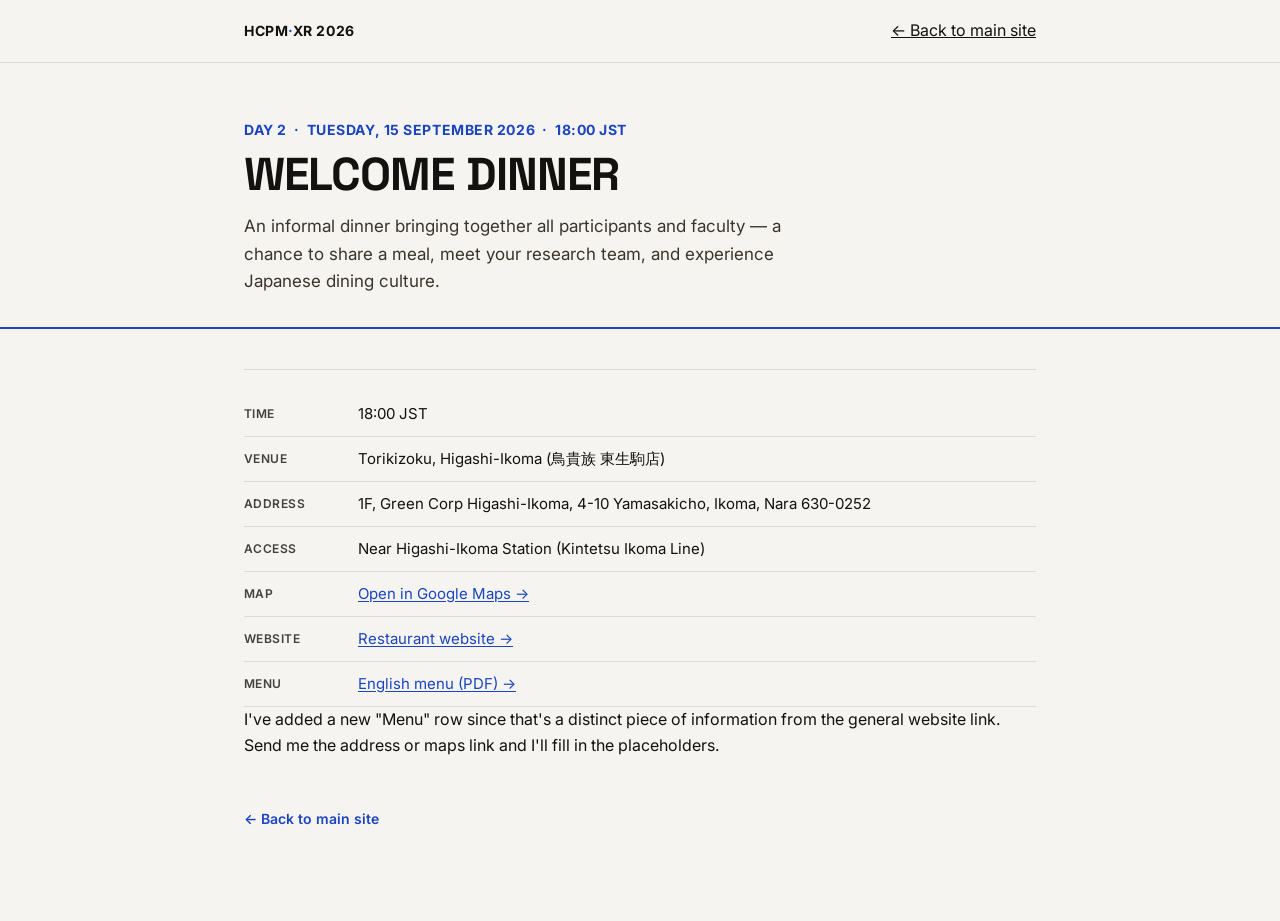
<file: dinner.html>
<!DOCTYPE html>
<html lang="en">
<head>
<meta charset="UTF-8" />
<meta name="viewport" content="width=device-width, initial-scale=1.0" />
<title>Welcome Dinner — HCPM Summer School 2026</title>
<meta name="description" content="Details for the HCPM Summer School Welcome Dinner — Tuesday, 15 September 2026, 18:00 JST, Ikoma, Japan." />
<link rel="preconnect" href="https://fonts.googleapis.com" />
<link rel="preconnect" href="https://fonts.gstatic.com" crossorigin />
<link href="https://fonts.googleapis.com/css2?family=Space+Grotesk:wght@700&family=Inter:wght@400;500;600;700&display=swap" rel="stylesheet" />
<style>
  :root {
    --paper:   #F5F4F0;
    --ink:     #141210;
    --blue:    #1A44C0;
    --hair:    #DDDAD3;
    --muted:   #44423E;
    --max:     840px;
    --display: "Space Grotesk", system-ui, sans-serif;
    --body:    "Inter", system-ui, sans-serif;
  }
  *, *::before, *::after { box-sizing: border-box; margin: 0; padding: 0; }
  html { scroll-behavior: smooth; }
  body {
    background: var(--paper); color: var(--ink);
    font-family: var(--body); line-height: 1.6;
    -webkit-font-smoothing: antialiased;
  }
  .wrap { max-width: var(--max); margin: 0 auto; padding: 0 24px; }
  a { color: inherit; }
  .tag { font-family: var(--body); font-size: 14px; font-weight: 500; letter-spacing: .02em; color: var(--muted); }
  /* ---- MINIMAL NAV ---- */
  nav { border-bottom: 1px solid var(--hair); }
  .nav-in { display: flex; align-items: center; justify-content: space-between; height: 62px; }
  .brand { font-family: var(--body); font-weight: 700; letter-spacing: .04em; font-size: 14px; text-decoration: none; }
  .brand .dot { color: var(--blue); }
  .back-link { text-decoration: none; transition: color .2s; }
  .back-link:hover { color: var(--ink); }
  /* ---- PAGE HEADER ---- */
  .page-head { padding: 56px 0 32px; border-bottom: 2px solid var(--blue); }
  .page-head .sc-tag { font-family: var(--body); font-size: 14px; color: var(--blue); font-weight: 700; letter-spacing: .04em; text-transform: uppercase; margin-bottom: 10px; }
  .page-head h1 {
    font-family: var(--display); font-weight: 700; text-transform: uppercase;
    font-size: clamp(30px, 5vw, 46px); letter-spacing: -.02em; line-height: 1;
  }
  .page-head p { max-width: 560px; margin-top: 16px; font-size: 17px; color: #3A342C; }
  /* ---- DETAILS ---- */
  .details-section { padding: 40px 0 80px; }
  .venue-info { border-top: 1px solid var(--hair); padding-top: 22px; }
  .venue-info div { display: flex; gap: 14px; font-size: 15px; padding: 10px 0; border-bottom: 1px solid var(--hair); }
  .venue-info div:last-child { border-bottom: none; }
  .venue-info .k { font-weight: 600; color: var(--muted); min-width: 100px; flex-shrink: 0; text-transform: uppercase; font-size: 12px; letter-spacing: .04em; padding-top: 2px; }
  .venue-info a { color: var(--blue); text-decoration: underline; text-underline-offset: 2px; }
  .venue-info em { color: var(--muted); font-style: italic; }
  .back-bottom { margin-top: 40px; }
  .back-bottom a { font-family: var(--body); font-size: 14px; font-weight: 600; color: var(--blue); text-decoration: none; }
  .back-bottom a:hover { text-decoration: underline; }
</style>
</head>
<body>
<!-- ── MINIMAL NAV ──────────────────────────────────────────────────────── -->
<nav>
  <div class="wrap nav-in">
    <a class="brand" href="index.html" aria-label="Home">HCPM<span class="dot">·</span>XR 2026</a>
    <a href="index.html#schedule" onclick="window.close();">← Back to main site</a>
  </div>
</nav>
<!-- ── PAGE HEADER ──────────────────────────────────────────────────────── -->
<header class="page-head">
  <div class="wrap">
    <div class="sc-tag">Day 2 &nbsp;·&nbsp; Tuesday, 15 September 2026 &nbsp;·&nbsp; 18:00 JST</div>
    <h1>Welcome Dinner</h1>
    <p>An informal dinner bringing together all participants and faculty — a chance to share a meal, meet your research team, and experience Japanese dining culture.</p>
  </div>
</header>
<!-- ── DETAILS ──────────────────────────────────────────────────────────── -->
<section class="details-section">
  <div class="wrap">
    <div class="venue-info">
      <div><span class="k">Time</span><span>18:00 JST</span></div>
<div><span class="k">Venue</span><span>Torikizoku, Higashi-Ikoma (鳥貴族 東生駒店)</span></div>
<div><span class="k">Address</span><span>1F, Green Corp Higashi-Ikoma, 4-10 Yamasakicho, Ikoma, Nara 630-0252</span></div>
<div><span class="k">Access</span><span>Near Higashi-Ikoma Station (Kintetsu Ikoma Line)</span></div>
<div><span class="k">Map</span><a href="https://maps.app.goo.gl/CRTCxZcKpj3hUS8G7" target="_blank" rel="noopener">Open in Google Maps →</a></div>
<div><span class="k">Website</span><a href="https://torikizoku.co.jp" target="_blank" rel="noopener">Restaurant website →</a></div>
<div><span class="k">Menu</span><a href="https://torikizoku.co.jp/assets/uploads/2026/08/menu_en.pdf" target="_blank" rel="noopener">English menu (PDF) →</a></div>

I've added a new "Menu" row since that's a distinct piece of information from the general website link. Send me the address or maps link and I'll fill in the placeholders.
    <div class="back-bottom">
      <a href="index.html#schedule" onclick="window.close();">← Back to main site</a>
    </div>
  </div>
</section>
</body>
</html>
</file>
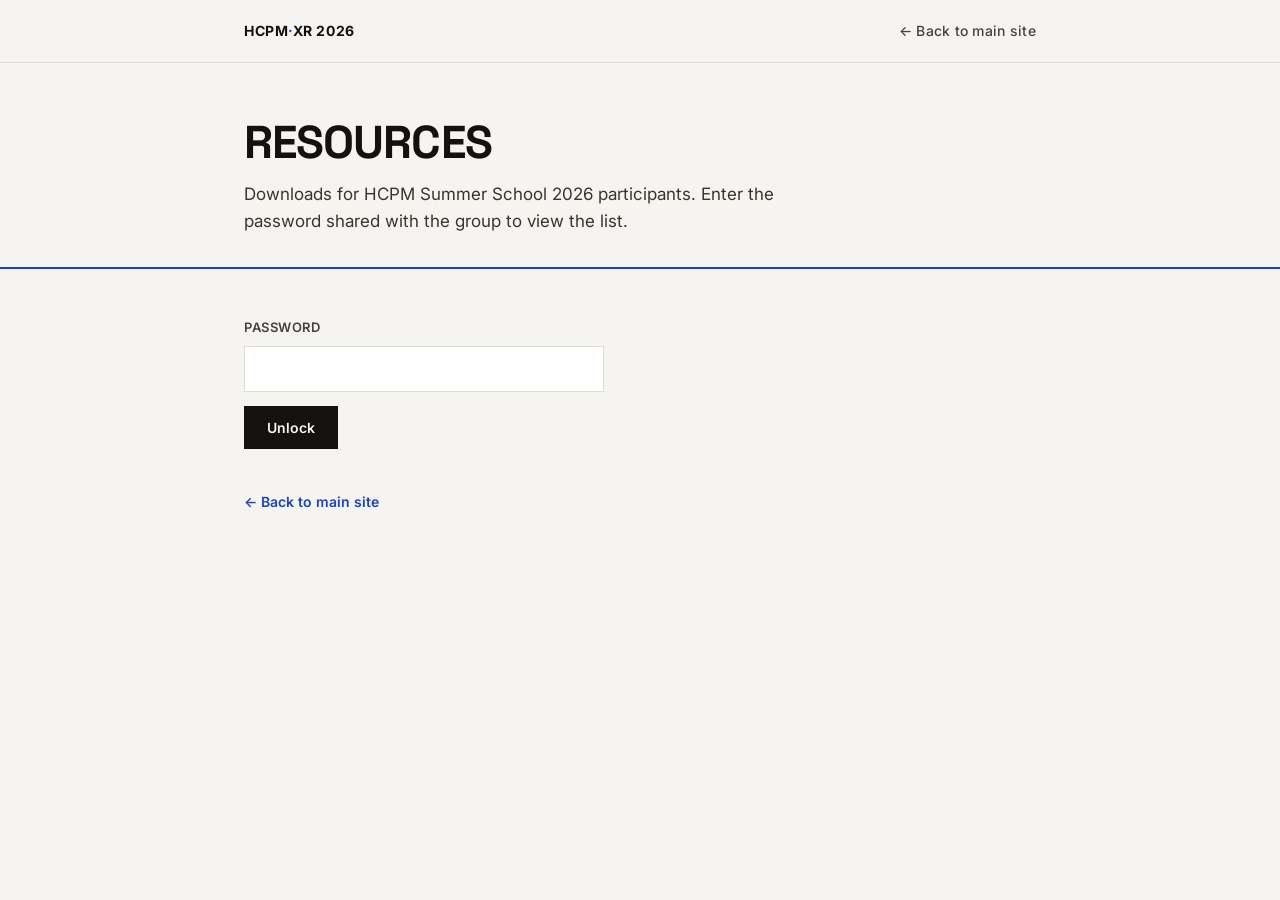
<file: resources.html>
<!DOCTYPE html>
<html lang="en">
<head>
<meta charset="UTF-8" />
<meta name="viewport" content="width=device-width, initial-scale=1.0" />
<title>Resources — HCPM Summer School 2026</title>
<meta name="description" content="Downloadable resources for HCPM Summer School 2026 participants." />
<link rel="preconnect" href="https://fonts.googleapis.com" />
<link rel="preconnect" href="https://fonts.gstatic.com" crossorigin />
<link href="https://fonts.googleapis.com/css2?family=Space+Grotesk:wght@700&family=Inter:wght@400;500;600;700&display=swap" rel="stylesheet" />
<style>
  :root {
    --paper:   #F5F4F0;
    --ink:     #141210;
    --blue:    #1A44C0;
    --hair:    #DDDAD3;
    --muted:   #44423E;
    --max:     840px;
    --display: "Space Grotesk", system-ui, sans-serif;
    --body:    "Inter", system-ui, sans-serif;
  }
  *, *::before, *::after { box-sizing: border-box; margin: 0; padding: 0; }
  html { scroll-behavior: smooth; }
  body {
    background: var(--paper); color: var(--ink);
    font-family: var(--body); line-height: 1.6;
    -webkit-font-smoothing: antialiased;
  }
  .wrap { max-width: var(--max); margin: 0 auto; padding: 0 24px; }
  a { color: inherit; }
  .tag { font-family: var(--body); font-size: 14px; font-weight: 500; letter-spacing: .02em; color: var(--muted); }

  /* ---- MINIMAL NAV ---- */
  nav { border-bottom: 1px solid var(--hair); }
  .nav-in { display: flex; align-items: center; justify-content: space-between; height: 62px; }
  .brand { font-family: var(--body); font-weight: 700; letter-spacing: .04em; font-size: 14px; text-decoration: none; }
  .brand .dot { color: var(--blue); }
  .back-link { text-decoration: none; transition: color .2s; }
  .back-link:hover { color: var(--ink); }

  /* ---- PAGE HEADER ---- */
  .page-head { padding: 56px 0 32px; border-bottom: 2px solid var(--blue); }
  .page-head h1 {
    font-family: var(--display); font-weight: 700; text-transform: uppercase;
    font-size: clamp(30px, 5vw, 46px); letter-spacing: -.02em; line-height: 1;
  }
  .page-head p { max-width: 560px; margin-top: 16px; font-size: 17px; color: #3A342C; }

  /* ---- LOCK VIEW ---- */
  .gate-section { padding: 48px 0 96px; }
  .gate-box { max-width: 360px; }
  .gate-box label { display: block; font-family: var(--body); font-size: 13px; font-weight: 600; text-transform: uppercase; letter-spacing: .04em; color: var(--muted); margin-bottom: 8px; }
  .gate-box input {
    width: 100%; font-family: var(--body); font-size: 16px; padding: 12px 14px;
    border: 1.5px solid var(--hair); background: #fff; color: var(--ink);
  }
  .gate-box input:focus { outline: none; border-color: var(--blue); }
  .gate-box button {
    display: inline-block; margin-top: 14px; background: var(--ink); color: var(--paper);
    font-family: var(--body); font-size: 14px; font-weight: 600;
    padding: 12px 22px; border: 1px solid var(--ink); cursor: pointer;
    transition: background .18s;
  }
  .gate-box button:hover { background: var(--blue); border-color: var(--blue); }
  .gate-error { display: none; margin-top: 12px; font-size: 14px; color: #B3261E; }
  .gate-error.show { display: block; }

  /* ---- RESOURCE LIST ---- */
  .resource-list { display: none; border-top: 1px solid var(--hair); padding-top: 8px; }
  .resource-list.show { display: block; }
  .resource-group-heading {
    font-family: var(--body); font-size: 13px; font-weight: 700;
    letter-spacing: .06em; text-transform: uppercase; color: var(--blue);
    margin: 32px 0 4px;
  }
  .resource-group-heading:first-child { margin-top: 0; }
  .resource-row { display: flex; justify-content: space-between; align-items: flex-start; gap: 20px; padding: 20px 0; border-bottom: 1px solid var(--hair); }
  .resource-row .r-name { font-family: var(--body); font-weight: 700; font-size: 17px; }
  .resource-row .r-desc { font-size: 15px; color: var(--muted); margin-top: 4px; }
  .resource-row .r-link {
    flex-shrink: 0; font-family: var(--body); font-size: 14px; font-weight: 600;
    color: var(--blue); text-decoration: underline; text-underline-offset: 2px; white-space: nowrap;
  }

  .back-bottom { margin-top: 40px; }
  .back-bottom a { font-family: var(--body); font-size: 14px; font-weight: 600; color: var(--blue); text-decoration: none; }
  .back-bottom a:hover { text-decoration: underline; }
</style>
</head>
<body>
<!-- ── MINIMAL NAV ──────────────────────────────────────────────────────── -->
<nav>
  <div class="wrap nav-in">
    <a class="brand" href="index.html" aria-label="Home">HCPM<span class="dot">·</span>XR 2026</a>
    <a class="tag back-link" href="index.html">← Back to main site</a>
  </div>
</nav>

<!-- ── PAGE HEADER ──────────────────────────────────────────────────────── -->
<header class="page-head">
  <div class="wrap">
    <h1>Resources</h1>
    <p>Downloads for HCPM Summer School 2026 participants. Enter the password shared with the group to view the list.</p>
  </div>
</header>

<!-- ── GATE + RESOURCE LIST ─────────────────────────────────────────────── -->
<section class="gate-section">
  <div class="wrap">

    <div class="gate-box" id="gate-box">
      <label for="gate-password">Password</label>
      <input type="password" id="gate-password" autocomplete="off" />
      <div><button type="button" id="gate-submit">Unlock</button></div>
      <div class="gate-error" id="gate-error">Incorrect password, please try again.</div>
    </div>

    <div class="resource-list" id="resource-list">
      <div class="resource-group-heading">Documents</div>
      <div class="resource-row">
        <div>
          <div class="r-name">Research Question &amp; Study Design Template</div>
          <div class="r-desc">Planning document to fill in ahead of the study design session.</div>
        </div>
        <a class="r-link" href="files/HCPM_study-design-template.docx" download>Download →</a>
      </div>
      <div class="resource-row">
        <div>
          <div class="r-name">Conference Presentation Guideline</div>
          <div class="r-desc">How to structure your 12-minute talk and 8-minute Q&amp;A for the final presentations.</div>
        </div>
        <a class="r-link" href="files/HCMP_presentation-guideline.docx" download>Download →</a>
      </div>

      <div class="resource-group-heading">Lectures</div>
      <div class="resource-row">
        <div>
          <div class="r-name">HSRM: Introduction</div>
        </div>
        <a class="r-link" href="files/lectures/HSRM_Introduction.pdf" download>Download →</a>
      </div>
      <div class="resource-row">
        <div>
          <div class="r-name">L0: Introduction</div>
        </div>
        <a class="r-link" href="files/lectures/L0_Introduction.pdf" download>Download →</a>
      </div>
      <div class="resource-row">
        <div>
          <div class="r-name">L1: Visual Attention</div>
        </div>
        <a class="r-link" href="files/lectures/L1_VisualAttention.pdf" download>Download →</a>
      </div>
      <div class="resource-row">
        <div>
          <div class="r-name">L2: Multisensory Integration</div>
        </div>
        <a class="r-link" href="files/lectures/L2_Multisensory-Integration.pdf" download>Download →</a>
      </div>
      <div class="resource-row">
        <div>
          <div class="r-name">L3: Human-Machine Interaction</div>
        </div>
        <a class="r-link" href="files/lectures/L3_HumanMachine-Interaction.pdf" download>Download →</a>
      </div>
      <div class="resource-row">
        <div>
          <div class="r-name">L4: Comfort Intelligence for HRI</div>
        </div>
        <a class="r-link" href="files/lectures/L4_Comfort%20IntelligenceforHRI.pdf" download>Download →</a>
      </div>
            <div class="resource-row">
        <div>
          <div class="r-name">L5: Designing User Studies for XR Research</div>
        </div>
        <a class="r-link" href="files/lectures/L5_Designing%20UserStudies.pdf" download>Download →</a>
      </div>
      <!--
        To add another resource, copy one of the .resource-row blocks above
        and update the name, description, and file link. Documents go in
        the "files" subfolder, lecture slides go in "files/lectures".
      -->
    </div>

    <div class="back-bottom">
      <a href="index.html">← Back to main site</a>
    </div>
  </div>
</section>

<script>
  /*
    Simple client-side password gate.
    This is NOT real security: it only hides the resource list from casual
    visitors and search engines. Anyone who inspects this page's source or
    network requests can still find the files. Do not use this for anything
    sensitive.

    To change the password:
    1. Open this page's browser console (or any JS console) and run:
         crypto.subtle.digest("SHA-256", new TextEncoder().encode("yourNewPassword"))
           .then(buf => console.log(Array.from(new Uint8Array(buf))
             .map(b => b.toString(16).padStart(2, "0")).join("")));
    2. Copy the printed hex string into PASSWORD_HASH below.

    Current default password: hcpm2026
  */
  var PASSWORD_HASH = "0a90247a8ac2b3dc4088c7f180b54b0bde576f9c0079677a502ec37b256157f7";

  async function sha256Hex(text) {
    var buf = await crypto.subtle.digest("SHA-256", new TextEncoder().encode(text));
    return Array.from(new Uint8Array(buf)).map(function(b){ return b.toString(16).padStart(2, "0"); }).join("");
  }

  function unlock() {
    document.getElementById("gate-box").style.display = "none";
    document.getElementById("resource-list").classList.add("show");
  }

  (function(){
    var input  = document.getElementById("gate-password");
    var button = document.getElementById("gate-submit");
    var error  = document.getElementById("gate-error");

    async function tryUnlock() {
      var hash = await sha256Hex(input.value);
      if (hash === PASSWORD_HASH) {
        error.classList.remove("show");
        unlock();
      } else {
        error.classList.add("show");
      }
    }

    button.addEventListener("click", tryUnlock);
    input.addEventListener("keydown", function(e){
      if (e.key === "Enter") tryUnlock();
    });
  })();
</script>
</body>
</html>
</file>
